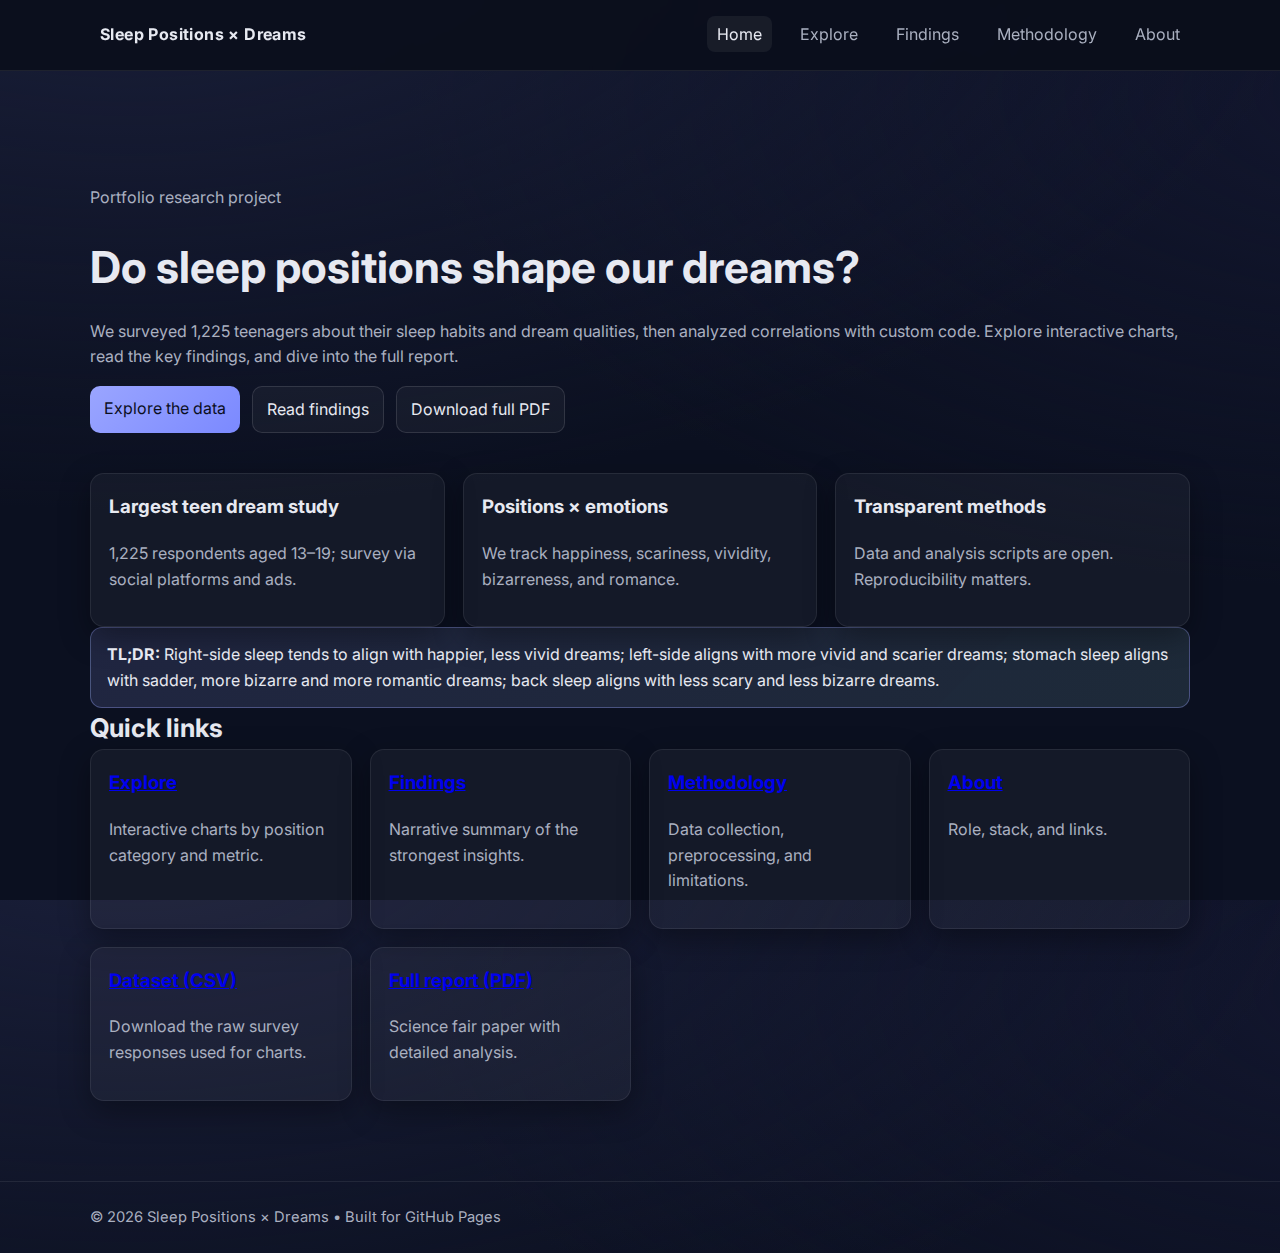
<file: docs/index.html>
<!doctype html>
<html lang="en">
<head>
  <meta charset="utf-8">
  <meta name="viewport" content="width=device-width, initial-scale=1">
  <title>Do Sleep Positions Shape Our Dreams? • Portfolio Study</title>
  <meta name="description" content="An interactive summary of our large-scale study on how sleep positions correlate with dream qualities in teenagers.">
  <link rel="icon" href="assets/favicon.svg" type="image/svg+xml">
  <link rel="preconnect" href="https://fonts.gstatic.com" crossorigin>
  <link href="https://fonts.googleapis.com/css2?family=Inter:wght@400;600;700&display=swap" rel="stylesheet">
  <link rel="stylesheet" href="styles.css">
  <meta property="og:title" content="Do Sleep Positions Shape Our Dreams?">
  <meta property="og:description" content="Explore correlations between sleep positions and dream qualities in a 1,225-participant study.">
  <meta property="og:type" content="website">
  <meta property="og:image" content="assets/og-image.svg">
</head>
<body data-page="home">
  <header>
    <div class="container nav">
      <a class="brand" href="index.html">Sleep Positions × Dreams</a>
      <nav>
        <ul>
          <li><a data-nav="home" href="index.html">Home</a></li>
          <li><a data-nav="explore" href="explore.html">Explore</a></li>
          <li><a data-nav="findings" href="findings.html">Findings</a></li>
          <li><a data-nav="methodology" href="methodology.html">Methodology</a></li>
          <li><a data-nav="about" href="about.html">About</a></li>
        </ul>
      </nav>
      
    </div>
  </header>
  <main class="main">
    <section class="hero">
      <div class="container">
        <p class="kicker">Portfolio research project</p>
        <h1>Do sleep positions shape our dreams?</h1>
        <p class="muted">We surveyed 1,225 teenagers about their sleep habits and dream qualities, then analyzed correlations with custom code. Explore interactive charts, read the key findings, and dive into the full report.</p>
        <div class="ctas">
          <a class="btn primary" href="explore.html">Explore the data</a>
          <a class="btn" href="findings.html">Read findings</a>
          <a class="btn" href="assets/science-fair.pdf">Download full PDF</a>
        </div>
      </div>
    </section>

    <section>
      <div class="container grid cards">
        <div class="card">
          <h3>Largest teen dream study</h3>
          <p>1,225 respondents aged 13–19; survey via social platforms and ads.</p>
        </div>
        <div class="card">
          <h3>Positions × emotions</h3>
          <p>We track happiness, scariness, vividity, bizarreness, and romance.</p>
        </div>
        <div class="card">
          <h3>Transparent methods</h3>
          <p>Data and analysis scripts are open. Reproducibility matters.</p>
        </div>
      </div>
    </section>

    <section>
      <div class="container">
        <div class="notice">
          <strong>TL;DR:</strong> Right-side sleep tends to align with happier, less vivid dreams; left-side aligns with more vivid and scarier dreams; stomach sleep aligns with sadder, more bizarre and more romantic dreams; back sleep aligns with less scary and less bizarre dreams.
        </div>
      </div>
    </section>

    <section>
      <div class="container">
        <div class="section-title"><h2>Quick links</h2></div>
        <div class="grid cards">
          <div class="card">
            <h3><a href="explore.html">Explore</a></h3>
            <p class="muted">Interactive charts by position category and metric.</p>
          </div>
          <div class="card">
            <h3><a href="findings.html">Findings</a></h3>
            <p class="muted">Narrative summary of the strongest insights.</p>
          </div>
          <div class="card">
            <h3><a href="methodology.html">Methodology</a></h3>
            <p class="muted">Data collection, preprocessing, and limitations.</p>
          </div>
          <div class="card">
            <h3><a href="about.html">About</a></h3>
            <p class="muted">Role, stack, and links.</p>
          </div>
          <div class="card">
            <h3><a href="data/SleepPositionsData.csv">Dataset (CSV)</a></h3>
            <p class="muted">Download the raw survey responses used for charts.</p>
          </div>
          <div class="card">
            <h3><a href="assets/science-fair.pdf">Full report (PDF)</a></h3>
            <p class="muted">Science fair paper with detailed analysis.</p>
          </div>
        </div>
      </div>
    </section>
  </main>
  <footer>
    <div class="container">
      <div class="small">© <span id="y"></span> Sleep Positions × Dreams • Built for GitHub Pages</div>
    </div>
  </footer>
  <script>document.getElementById('y').textContent = new Date().getFullYear();</script>
  <script src="scripts/main.js"></script>
</body>
</html>
</file>
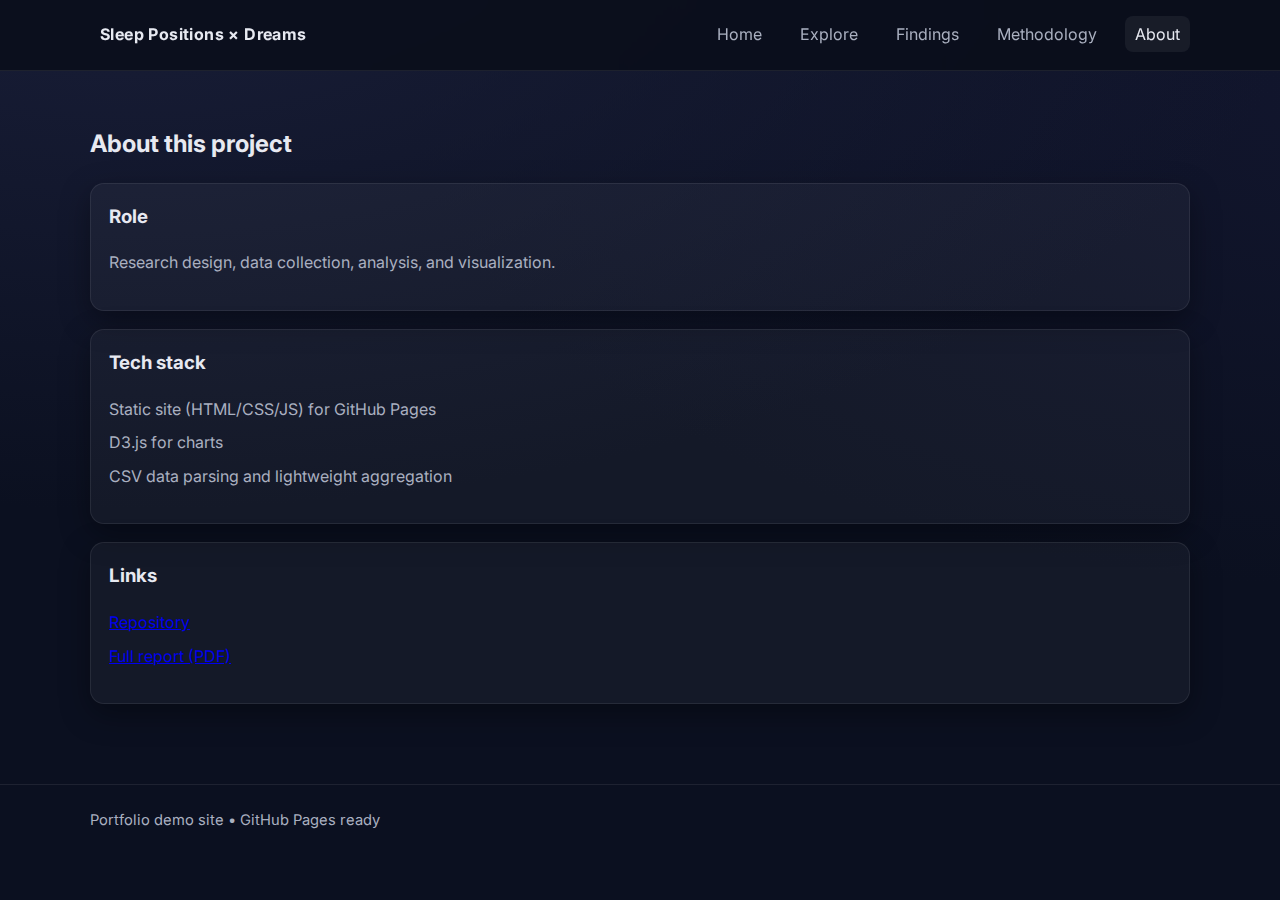
<file: docs/about.html>
<!doctype html>
<html lang="en">
<head>
  <meta charset="utf-8">
  <meta name="viewport" content="width=device-width, initial-scale=1">
  <title>About • Sleep Positions × Dreams</title>
  <meta name="description" content="About the project, authorship, and technology used.">
  <link rel="icon" href="assets/favicon.svg" type="image/svg+xml">
  <link href="https://fonts.googleapis.com/css2?family=Inter:wght@400;600;700&display=swap" rel="stylesheet">
  <link rel="stylesheet" href="styles.css">
</head>
<body data-page="about">
  <header>
    <div class="container nav">
      <a class="brand" href="index.html">Sleep Positions × Dreams</a>
      <nav>
        <ul>
          <li><a data-nav="home" href="index.html">Home</a></li>
          <li><a data-nav="explore" href="explore.html">Explore</a></li>
          <li><a data-nav="findings" href="findings.html">Findings</a></li>
          <li><a data-nav="methodology" href="methodology.html">Methodology</a></li>
          <li><a data-nav="about" href="about.html">About</a></li>
        </ul>
      </nav>
      
    </div>
  </header>
  <main class="main container">
    <h2>About this project</h2>
    <div class="grid">
      <div class="card">
        <h3>Role</h3>
        <p class="muted">Research design, data collection, analysis, and visualization.</p>
      </div>
      <div class="card">
        <h3>Tech stack</h3>
        <ul class="clean muted">
          <li>Static site (HTML/CSS/JS) for GitHub Pages</li>
          <li>D3.js for charts</li>
          <li>CSV data parsing and lightweight aggregation</li>
        </ul>
      </div>
      <div class="card">
        <h3>Links</h3>
        <ul class="clean">
          <li><a href="https://github.com/" target="_blank" rel="noopener">Repository</a></li>
          <li><a href="assets/science-fair.pdf">Full report (PDF)</a></li>
        </ul>
      </div>
    </div>
  </main>
  <footer>
    <div class="container">
      <div class="small">Portfolio demo site • GitHub Pages ready</div>
    </div>
  </footer>
  <script src="scripts/main.js"></script>
</body>
</html>
</file>
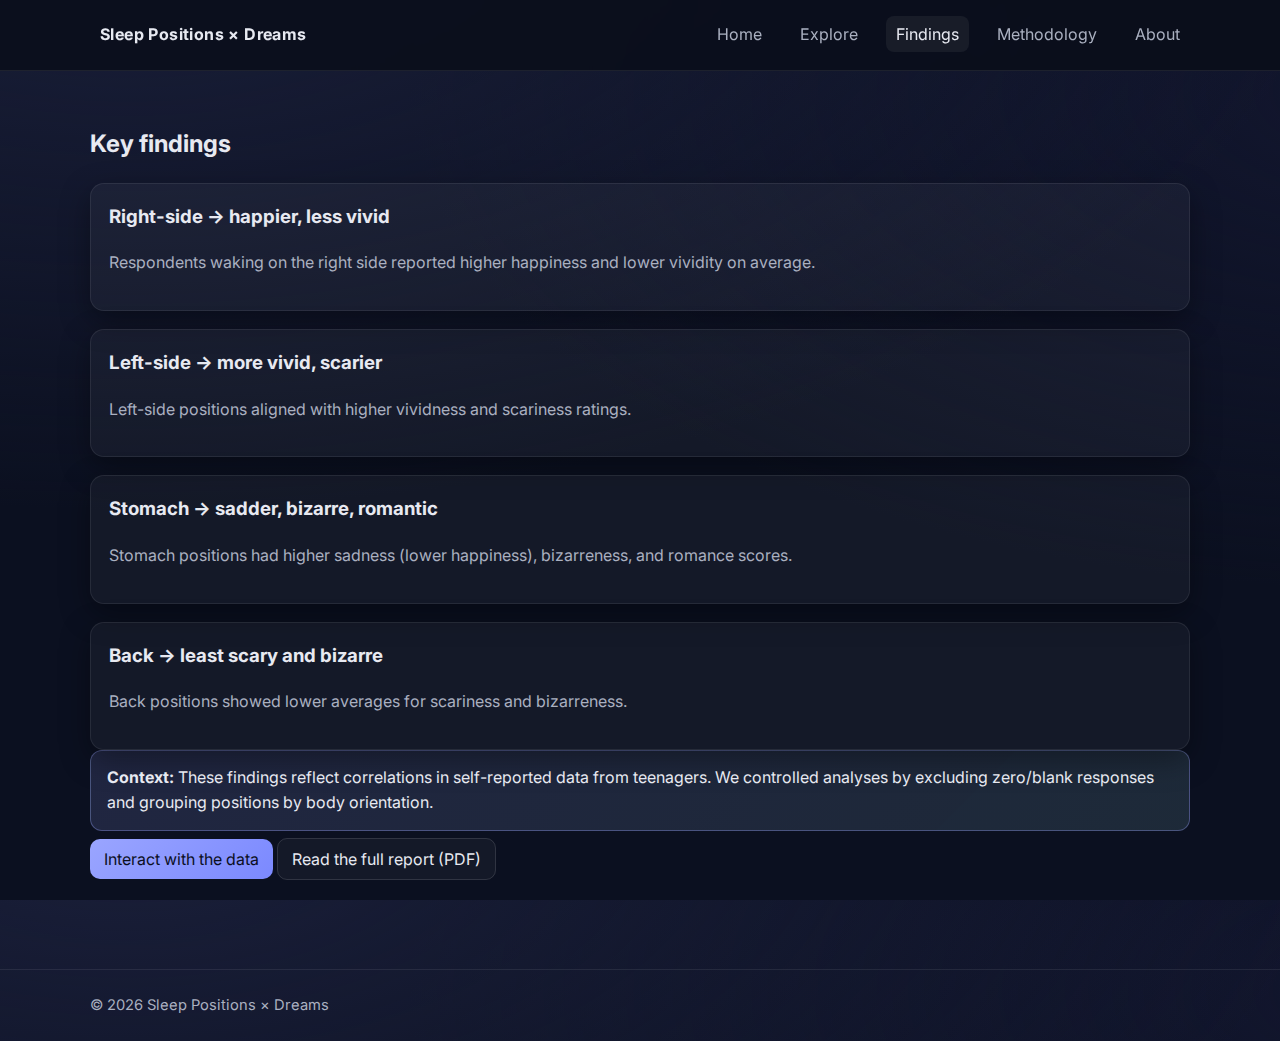
<file: docs/findings.html>
<!doctype html>
<html lang="en">
<head>
  <meta charset="utf-8">
  <meta name="viewport" content="width=device-width, initial-scale=1">
  <title>Key Findings • Sleep Positions × Dreams</title>
  <meta name="description" content="Narrative summary of key insights from the study on sleep positions and dreams.">
  <link rel="icon" href="assets/favicon.svg" type="image/svg+xml">
  <link href="https://fonts.googleapis.com/css2?family=Inter:wght@400;600;700&display=swap" rel="stylesheet">
  <link rel="stylesheet" href="styles.css">
</head>
<body data-page="findings">
  <header>
    <div class="container nav">
      <a class="brand" href="index.html">Sleep Positions × Dreams</a>
      <nav>
        <ul>
          <li><a data-nav="home" href="index.html">Home</a></li>
          <li><a data-nav="explore" href="explore.html">Explore</a></li>
          <li><a data-nav="findings" href="findings.html">Findings</a></li>
          <li><a data-nav="methodology" href="methodology.html">Methodology</a></li>
          <li><a data-nav="about" href="about.html">About</a></li>
        </ul>
      </nav>
      
    </div>
  </header>
  <main class="main container">
    <h2>Key findings</h2>
    <div class="grid">
      <div class="card">
        <h3>Right-side → happier, less vivid</h3>
        <p class="muted">Respondents waking on the right side reported higher happiness and lower vividity on average.</p>
      </div>
      <div class="card">
        <h3>Left-side → more vivid, scarier</h3>
        <p class="muted">Left-side positions aligned with higher vividness and scariness ratings.</p>
      </div>
      <div class="card">
        <h3>Stomach → sadder, bizarre, romantic</h3>
        <p class="muted">Stomach positions had higher sadness (lower happiness), bizarreness, and romance scores.</p>
      </div>
      <div class="card">
        <h3>Back → least scary and bizarre</h3>
        <p class="muted">Back positions showed lower averages for scariness and bizarreness.</p>
      </div>
    </div>

    <div class="notice">
      <strong>Context:</strong> These findings reflect correlations in self-reported data from teenagers. We controlled analyses by excluding zero/blank responses and grouping positions by body orientation.
    </div>

    <p><a class="btn primary" href="explore.html">Interact with the data</a> <a class="btn" href="assets/science-fair.pdf">Read the full report (PDF)</a></p>
  </main>
  <footer>
    <div class="container">
      <div class="small">© <span id="y"></span> Sleep Positions × Dreams</div>
    </div>
  </footer>
  <script>document.getElementById('y').textContent = new Date().getFullYear();</script>
  <script src="scripts/main.js"></script>
</body>
</html>
</file>
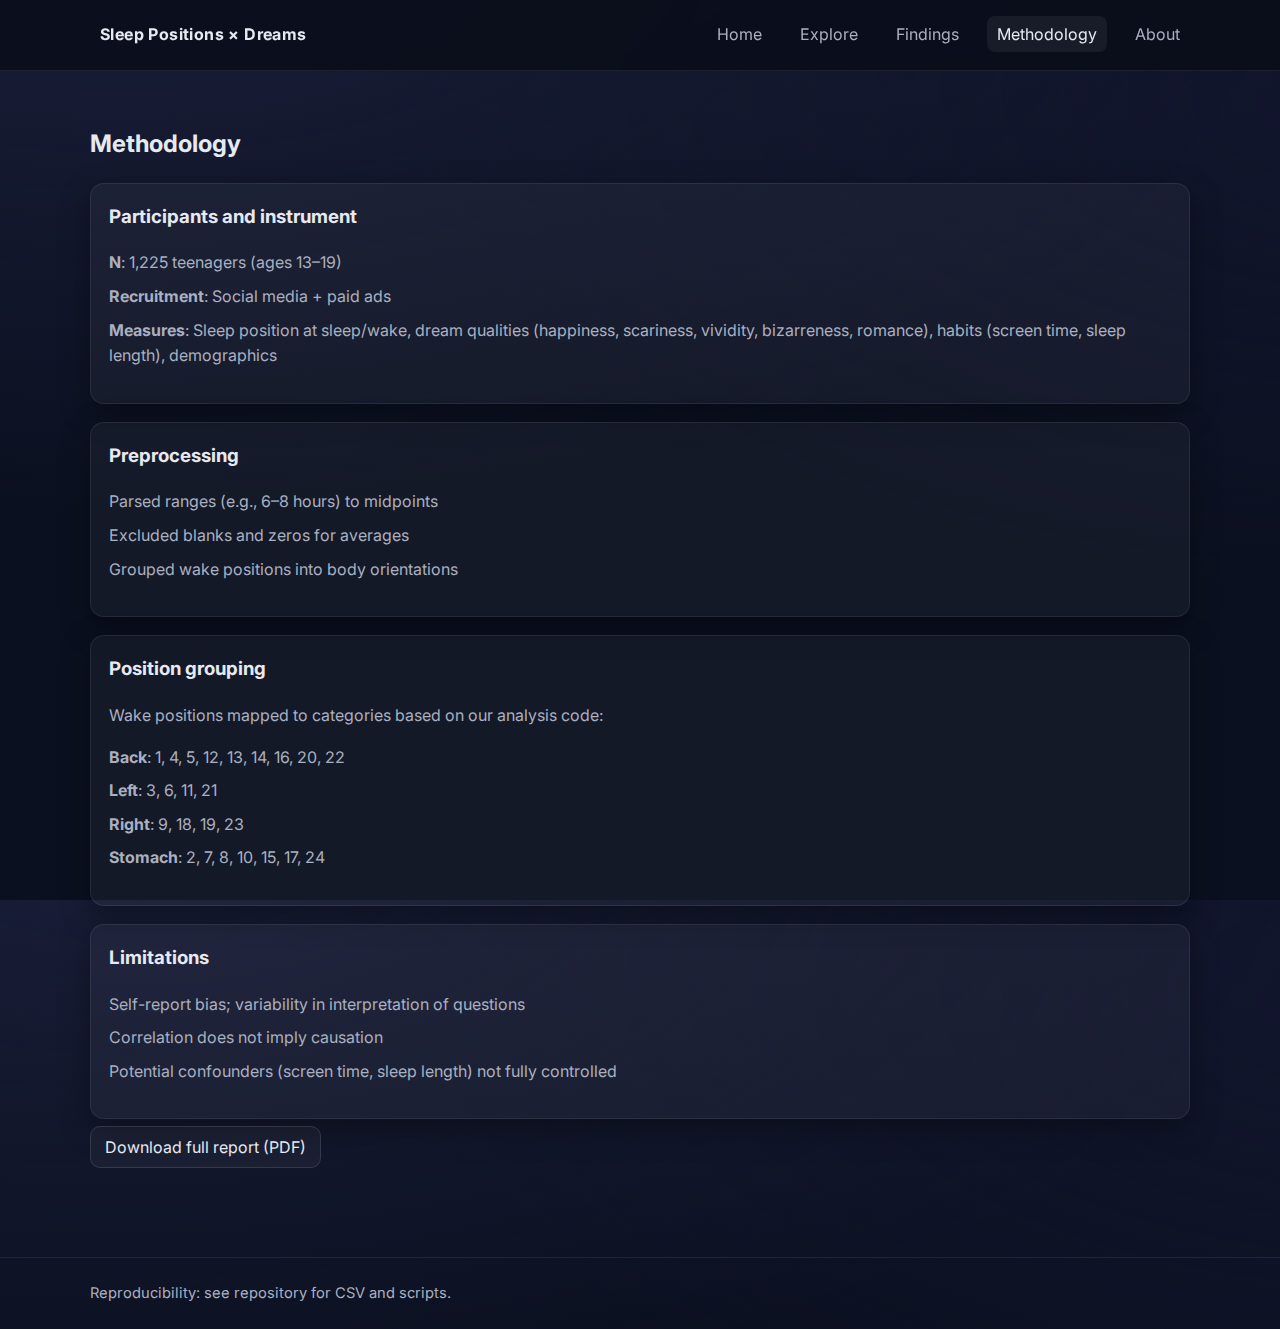
<file: docs/methodology.html>
<!doctype html>
<html lang="en">
<head>
  <meta charset="utf-8">
  <meta name="viewport" content="width=device-width, initial-scale=1">
  <title>Methodology • Sleep Positions × Dreams</title>
  <meta name="description" content="Data collection, preprocessing, grouping rules, and limitations for the study.">
  <link rel="icon" href="assets/favicon.svg" type="image/svg+xml">
  <link href="https://fonts.googleapis.com/css2?family=Inter:wght@400;600;700&display=swap" rel="stylesheet">
  <link rel="stylesheet" href="styles.css">
</head>
<body data-page="methodology">
  <header>
    <div class="container nav">
      <a class="brand" href="index.html">Sleep Positions × Dreams</a>
      <nav>
        <ul>
          <li><a data-nav="home" href="index.html">Home</a></li>
          <li><a data-nav="explore" href="explore.html">Explore</a></li>
          <li><a data-nav="findings" href="findings.html">Findings</a></li>
          <li><a data-nav="methodology" href="methodology.html">Methodology</a></li>
          <li><a data-nav="about" href="about.html">About</a></li>
        </ul>
      </nav>
      
    </div>
  </header>
  <main class="main container">
    <h2>Methodology</h2>
    <div class="grid">
      <div class="card">
        <h3>Participants and instrument</h3>
        <ul class="clean muted">
          <li><strong>N</strong>: 1,225 teenagers (ages 13–19)</li>
          <li><strong>Recruitment</strong>: Social media + paid ads</li>
          <li><strong>Measures</strong>: Sleep position at sleep/wake, dream qualities (happiness, scariness, vividity, bizarreness, romance), habits (screen time, sleep length), demographics</li>
        </ul>
      </div>
      <div class="card">
        <h3>Preprocessing</h3>
        <ul class="clean muted">
          <li>Parsed ranges (e.g., 6–8 hours) to midpoints</li>
          <li>Excluded blanks and zeros for averages</li>
          <li>Grouped wake positions into body orientations</li>
        </ul>
      </div>
      <div class="card">
        <h3>Position grouping</h3>
        <p class="muted">Wake positions mapped to categories based on our analysis code:</p>
        <ul class="clean muted">
          <li><strong>Back</strong>: 1, 4, 5, 12, 13, 14, 16, 20, 22</li>
          <li><strong>Left</strong>: 3, 6, 11, 21</li>
          <li><strong>Right</strong>: 9, 18, 19, 23</li>
          <li><strong>Stomach</strong>: 2, 7, 8, 10, 15, 17, 24</li>
        </ul>
      </div>
      <div class="card">
        <h3>Limitations</h3>
        <ul class="clean muted">
          <li>Self-report bias; variability in interpretation of questions</li>
          <li>Correlation does not imply causation</li>
          <li>Potential confounders (screen time, sleep length) not fully controlled</li>
        </ul>
      </div>
    </div>

    <p><a class="btn" href="assets/science-fair.pdf">Download full report (PDF)</a></p>
  </main>
  <footer>
    <div class="container">
      <div class="small">Reproducibility: see repository for CSV and scripts.</div>
    </div>
  </footer>
  <script src="scripts/main.js"></script>
</body>
</html>
</file>
<file: docs/styles.css>
:root {
  --bg: #0b1020;
  --bg-soft: #111735;
  --text: #e7e9f1;
  --muted: #aab0c0;
  --primary: #9aa5ff;
  --accent: #a6e3e9;
  --danger: #ff6b6b;
  --success: #56d364;
  --shadow: 0 10px 30px rgba(0,0,0,0.35);
}

* { box-sizing: border-box; }
html, body { height: 100%; }
body {
  margin: 0;
  font-family: Inter, ui-sans-serif, system-ui, -apple-system, Segoe UI, Roboto, Helvetica, Arial, "Apple Color Emoji", "Segoe UI Emoji";
  color: var(--text);
  background: radial-gradient(1200px 600px at 10% -10%, #1a1f3a, transparent),
              radial-gradient(1000px 500px at 110% 10%, #12162e, transparent),
              var(--bg);
  line-height: 1.6;
}

.container { width: min(1100px, 92%); margin: 0 auto; }

header {
  position: sticky; top: 0; z-index: 50;
  background: rgba(9, 12, 24, 0.8);
  backdrop-filter: blur(8px);
  border-bottom: 1px solid rgba(255,255,255,0.08);
}
.nav {
  display: flex; align-items: center; justify-content: space-between;
  padding: 14px 0;
}
.nav a.brand { font-weight: 700; letter-spacing: 0.4px; color: var(--text); text-decoration: none; }
.nav ul { list-style: none; display: flex; gap: 18px; margin: 0; padding: 0; }
.nav a { color: var(--muted); text-decoration: none; padding: 8px 10px; border-radius: 8px; }
.nav a.active, .nav a:hover { color: var(--text); background: rgba(255,255,255,0.06); }

.main {
  padding: 34px 0 80px;
}

.hero {
  padding: 80px 0 40px;
}
.hero h1 { font-size: clamp(28px, 4vw, 44px); margin: 0 0 10px; }
.hero p.kicker { color: var(--muted); margin: 0 0 22px; }
.ctas { display: flex; gap: 12px; flex-wrap: wrap; }
.btn { appearance: none; border: 1px solid rgba(255,255,255,0.12); background: rgba(255,255,255,0.04); color: var(--text); padding: 10px 14px; border-radius: 10px; cursor: pointer; text-decoration: none; }
.btn.primary { background: linear-gradient(135deg, var(--primary), #7b89ff); color: #0b0f1e; border: none; }
.btn:hover { filter: brightness(1.08); }

.grid { display: grid; gap: 18px; }
.grid.cards { grid-template-columns: repeat(auto-fit, minmax(260px, 1fr)); }
.card { background: rgba(255,255,255,0.04); border: 1px solid rgba(255,255,255,0.08); border-radius: 14px; padding: 18px; box-shadow: var(--shadow); }
.card h3 { margin-top: 0; }
.card p { color: var(--muted); }

footer { border-top: 1px solid rgba(255,255,255,0.08); padding: 24px 0; color: var(--muted); }
.small { font-size: 0.92rem; color: var(--muted); }
.muted { color: var(--muted); }

.section-title { display: flex; align-items: baseline; justify-content: space-between; }
.section-title h2 { margin: 0; font-size: 1.6rem; }

.controls { display: flex; flex-wrap: wrap; gap: 10px; align-items: center; }
.select, select, input[type="range"], input[type="number"] {
  background: rgba(255,255,255,0.05);
  border: 1px solid rgba(255,255,255,0.1);
  color: var(--text);
  padding: 8px 10px; border-radius: 10px;
}
label { color: var(--muted); font-size: 0.95rem; }

.chart {
  width: 100%;
  height: 420px;
  background: rgba(255,255,255,0.03);
  border: 1px solid rgba(255,255,255,0.08);
  border-radius: 14px;
  padding: 12px;
}
.chart .caption { color: var(--muted); font-size: 0.9rem; margin-top: 6px; }

kbd { background: rgba(255,255,255,0.07); border: 1px solid rgba(255,255,255,0.15); padding: 2px 6px; border-radius: 6px; font-size: 0.85rem; }

.toggle {
  display: inline-flex; align-items: center; gap: 8px;
  background: rgba(255,255,255,0.05);
  border: 1px solid rgba(255,255,255,0.1);
  padding: 8px 10px; border-radius: 999px;
}

.notice {
  background: linear-gradient(135deg, rgba(154,165,255,0.15), rgba(166,227,233,0.12));
  border: 1px solid rgba(154,165,255,0.35);
  color: var(--text);
  border-radius: 12px;
  padding: 14px 16px;
}

ul.clean { list-style: none; padding-left: 0; }
ul.clean li { margin: 8px 0; }

@media (prefers-reduced-motion: no-preference) {
  .pulse { animation: pulse 4s ease-in-out infinite; }
  @keyframes pulse { 0%{ transform: translateY(0); } 50%{ transform: translateY(-2px);} 100%{ transform: translateY(0);} }
}
</file>
